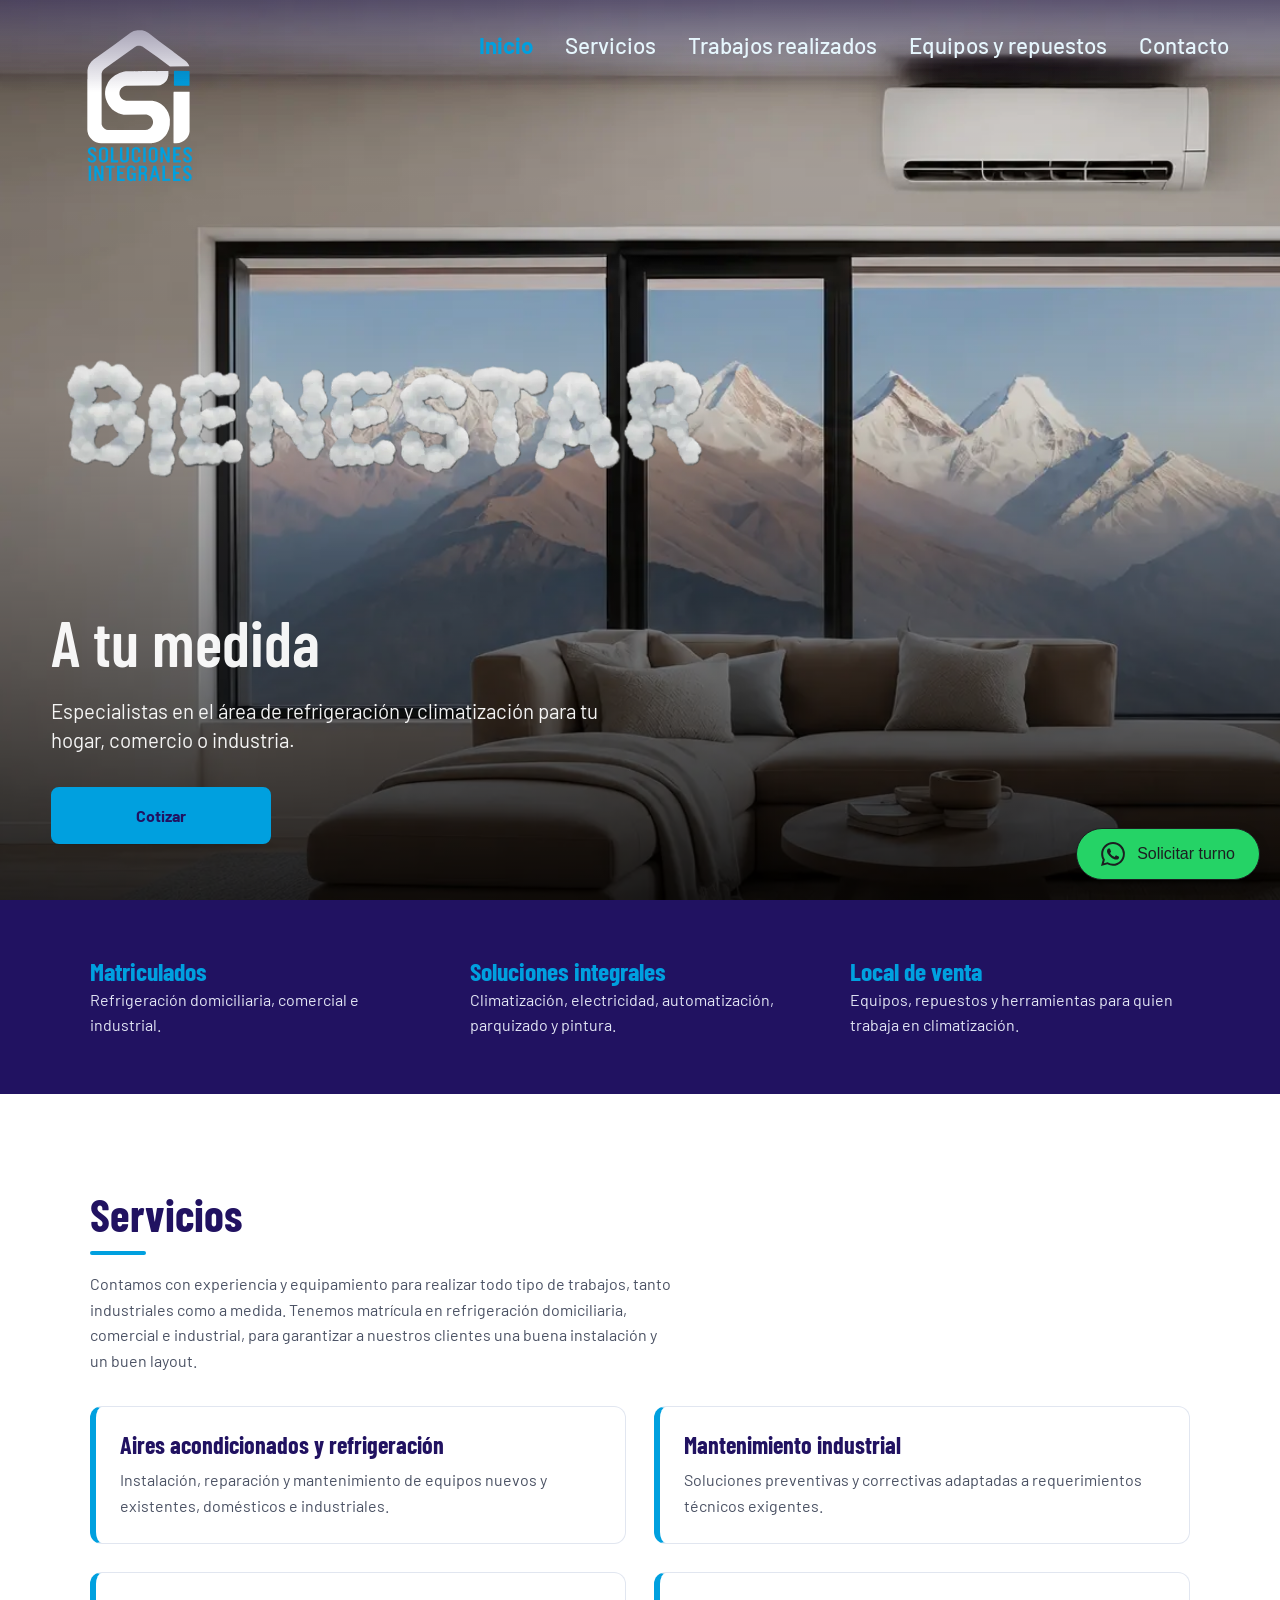
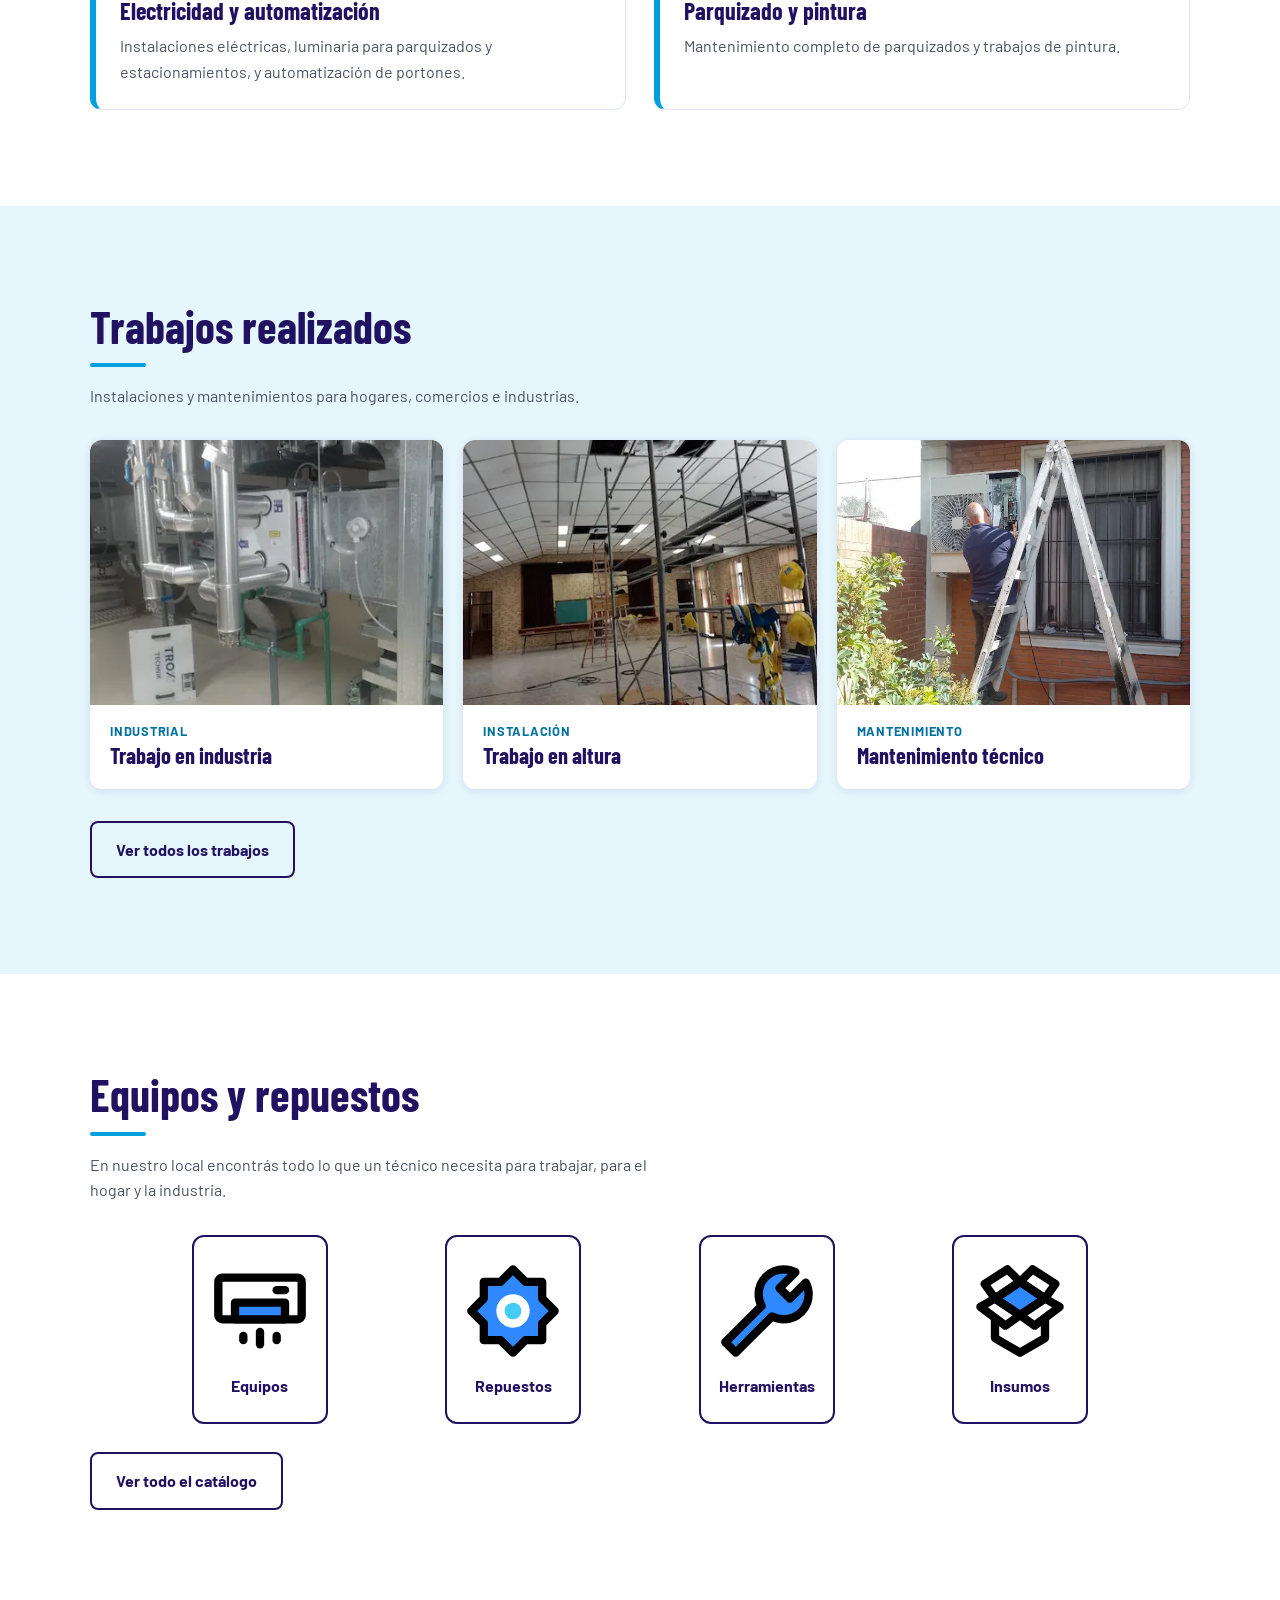
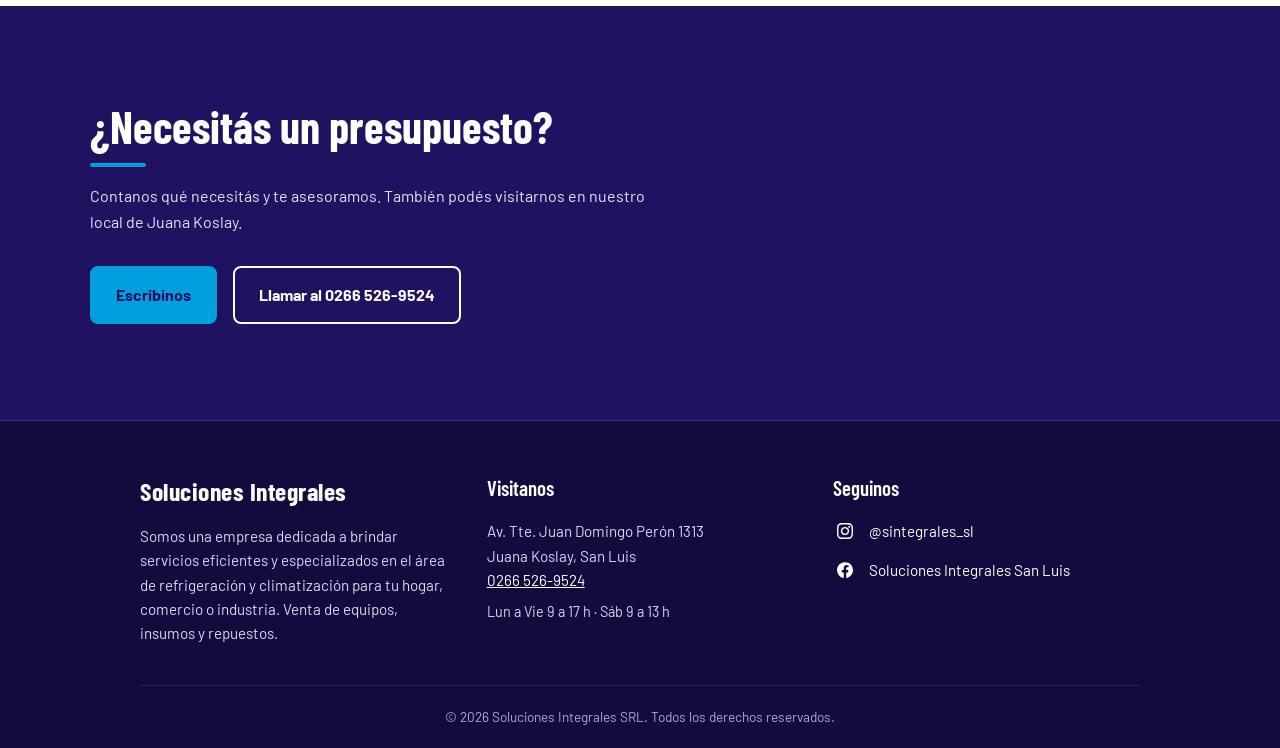
<file: index.html>
<!DOCTYPE html>
<html lang="es-AR">

<head>
  <meta charset="UTF-8">
  <meta name="viewport" content="width=device-width, initial-scale=1.0">
  <title>Soluciones Integrales | Refrigeración y climatización</title>
  <meta name="description"
    content="Instalación, reparación y mantenimiento de aires acondicionados y refrigeración para hogar, comercio e industria. Venta de equipos, repuestos y herramientas.">
  <meta name="author" content="Ignacio Jofre">
  <meta name="theme-color" content="#211261">

  <!-- Tipografías (reemplazo gratuito de Knockout, la fuente de marca es paga) -->
  <link rel="preconnect" href="https://fonts.googleapis.com">
  <link rel="preconnect" href="https://fonts.gstatic.com" crossorigin>
  <link
    href="https://fonts.googleapis.com/css2?family=Barlow+Condensed:wght@600;700&family=Barlow:wght@400;500;700&display=swap"
    rel="stylesheet">

  <link rel="stylesheet" href="styles/soluciones.css">
  <link rel="stylesheet" href="styles/soluciones-large.css">
  <script src="script/soluciones.js" defer></script>

  <!-- Datos del negocio para Google (búsquedas y Maps) -->
  <script type="application/ld+json">
  {
    "@context": "https://schema.org",
    "@type": "HVACBusiness",
    "name": "Soluciones Integrales SL",
    "description": "Instalación, reparación y mantenimiento de aires acondicionados y refrigeración. Venta de equipos, repuestos y herramientas.",
    "telephone": "+542665269524",
    "address": {
      "@type": "PostalAddress",
      "streetAddress": "Av. Tte. Juan Domingo Perón 1313",
      "addressLocality": "Juana Koslay",
      "addressRegion": "San Luis",
      "postalCode": "D5701",
      "addressCountry": "AR"
    },
    "openingHoursSpecification": [
      {
        "@type": "OpeningHoursSpecification",
        "dayOfWeek": ["Monday", "Tuesday", "Wednesday", "Thursday", "Friday"],
        "opens": "09:00",
        "closes": "17:00"
      },
      {
        "@type": "OpeningHoursSpecification",
        "dayOfWeek": "Saturday",
        "opens": "09:00",
        "closes": "13:00"
      }
    ],
    "sameAs": [
      "https://www.instagram.com/sintegrales_sl/",
      "https://www.facebook.com/profile.php?id=61580933621949"
    ]
  }
  </script>
</head>

<body>

  <!-- =============== HEADER / MENÚ =============== -->
  <header class="site-header">
    <nav class="navigation" aria-label="Principal">
      <a class="header-logo" href="index.html" aria-label="Soluciones Integrales, ir al inicio">
        <svg class="logo-svg" viewBox="256 35 770 850" aria-hidden="true">
          <use href="images/logo-si-animado.svg#logo"></use>
        </svg>
      </a>
      <button class="menu-toggle" type="button" aria-label="Abrir menú" aria-expanded="false"
        aria-controls="navigation-list">
        ≡
      </button>
      <ul class="navigation-list" id="navigation-list">
        <li><a href="index.html" aria-current="page">Inicio</a></li>
        <li><a href="index.html#servicios">Servicios</a></li>
        <li><a href="trabajos.html">Trabajos realizados</a></li>
        <li><a href="tienda.html">Equipos y repuestos</a></li>
        <li><a href="contacto.html">Contacto</a></li>
      </ul>
    </nav>
  </header>

  <main>

    <!-- =============== HERO =============== -->
    <section class="hero" id="inicio">
      <!-- Banner de fondo: imagen chica por defecto (mobile first), grande desde 1000px -->
      <picture>
        <source media="(min-width: 1000px)" srcset="images/hero-comodidad-v4.webp">
        <img class="hero-bg" src="images/hero-small.webp" alt="" fetchpriority="high">
      </picture>

      <div class="hero-content">
        <div class="hero-text-block">
          <h1 class="hero-title">
            <img src="images/nube-sin-fondo.webp" alt="Soluciones Integrales - Bienestar" fetchpriority="high">
          </h1>
          <p class="hero-subtitle">A tu medida</p>
          <p class="hero-p">Especialistas en el área de refrigeración y climatización para tu hogar, comercio o
            industria.</p>
          <a class="btn-primary" href="contacto.html" data-whatsapp="Hola, quiero pedir un presupuesto.">Cotizar</a>
        </div>

        <div class="hero-logo">
          <svg class="logo-svg" viewBox="0 0 1312 1199" role="img" aria-label="Soluciones Integrales">
            <use href="images/logo-si-animado.svg#logo"></use>
          </svg>
        </div>
      </div>
    </section>

    <!-- =============== PUNTOS FUERTES =============== -->
    <section class="highlights" aria-label="Por qué elegirnos">
      <div class="container">
        <ul class="highlights-list">
          <li>
            <h2 class="highlight-title">Matriculados</h2>
            <p>Refrigeración domiciliaria, comercial e industrial.</p>
          </li>
          <li>
            <h2 class="highlight-title">Soluciones integrales</h2>
            <p>Climatización, electricidad, automatización, parquizado y pintura.</p>
          </li>
          <li>
            <h2 class="highlight-title">Local de venta</h2>
            <p>Equipos, repuestos y herramientas para quien trabaja en climatización.</p>
          </li>
        </ul>
      </div>
    </section>

    <!-- =============== SERVICIOS =============== -->
    <section class="section services" id="servicios">
      <div class="container">
        <h2>Servicios</h2>
        <p class="section-intro">
          Contamos con experiencia y equipamiento para realizar todo tipo de trabajos, tanto industriales como a medida.
          Tenemos matrícula en refrigeración domiciliaria, comercial e industrial, para garantizar a nuestros clientes
          una buena instalación y un buen layout.
        </p>

        <div class="services-grid">
          <article class="service-card">
            <h3>Aires acondicionados y refrigeración</h3>
            <p>Instalación, reparación y mantenimiento de equipos nuevos y existentes, domésticos e industriales.</p>
          </article>
          <article class="service-card">
            <h3>Mantenimiento industrial</h3>
            <p>Soluciones preventivas y correctivas adaptadas a requerimientos técnicos exigentes.</p>
          </article>
          <article class="service-card">
            <h3>Electricidad y automatización</h3>
            <p>Instalaciones eléctricas, luminaria para parquizados y estacionamientos, y automatización de portones.
            </p>
          </article>
          <article class="service-card">
            <h3>Parquizado y pintura</h3>
            <p>Mantenimiento completo de parquizados y trabajos de pintura.</p>
          </article>
        </div>
      </div>
    </section>

    <!-- =============== TRABAJOS REALIZADOS (resumen) =============== -->
    <section class="section section-alt portfolio" id="trabajos">
      <div class="container">
        <h2>Trabajos realizados</h2>
        <p class="section-intro">Instalaciones y mantenimientos para hogares, comercios e industrias.</p>

        <div class="portfolio-grid">
          <article class="project-card">
            <img src="images/trabajo-industrial.webp" alt="Trabajo en industria" loading="lazy">
            <div class="project-card-body">
              <p class="project-tag">Industrial</p>
              <h3>Trabajo en industria</h3>
            </div>
          </article>
          <article class="project-card">
            <img src="images/trabajo-adaptable.webp" alt="Trabajo en altura" loading="lazy">
            <div class="project-card-body">
              <p class="project-tag">Instalación</p>
              <h3>Trabajo en altura</h3>
            </div>
          </article>
          <article class="project-card">
            <img src="images/trabajo8.webp" alt="Mantenimiento técnico" loading="lazy">
            <div class="project-card-body">
              <p class="project-tag">Mantenimiento</p>
              <h3>Mantenimiento técnico</h3>
            </div>
          </article>
        </div>

        <div class="section-cta">
          <a class="btn-secondary" href="trabajos.html">Ver todos los trabajos</a>
        </div>
      </div>
    </section>

    <!-- =============== EQUIPOS Y REPUESTOS (resumen) =============== -->
    <section class="section shop" id="equipos">
      <div class="container">
        <h2>Equipos y repuestos</h2>
        <p class="section-intro">
          En nuestro local encontrás todo lo que un técnico necesita para trabajar, para el hogar y la industria.
        </p>

        <!-- Si cambian las categorías de data/productos.json, actualizar estos enlaces -->
        <div class="chip-list">
          <a class="category-card" href="tienda.html?categoria=Equipos">
            <img src="images/air-conditioning-svgrepo-com.svg" alt="air conditioning" width="100">
            <span>Equipos</span>
          </a>
          <a class="category-card" href="tienda.html?categoria=Repuestos">
            <img src="images/config-svgrepo-com.svg" alt="config" width="100">
            <span>Repuestos</span>
          </a>
          <a class="category-card" href="tienda.html?categoria=Herramientas">
            <img src="images/tool-svgrepo-com.svg" alt="tool" width="100">
            <span>Herramientas</span>
          </a>
          <a class="category-card" href="tienda.html?categoria=Insumos">
            <img src="images/dropbox-svgrepo-com.svg" alt="box" width="100">
            <span>Insumos</span>
          </a>
        </div>

        <a class="btn-secondary" href="tienda.html">Ver todo el catálogo</a>
      </div>
    </section>

    <!-- =============== CONTACTO (resumen) =============== -->
    <section class="section contact" id="contacto">
      <div class="container">
        <h2>¿Necesitás un presupuesto?</h2>
        <p class="section-intro">
          Contanos qué necesitás y te asesoramos. También podés visitarnos en nuestro local de Juana Koslay.
        </p>
        <div class="contact-actions">
          <a class="btn-primary" href="contacto.html">Escribinos</a>
          <a class="btn-secondary" href="tel:+542665269524">Llamar al 0266 526-9524</a>
        </div>
      </div>
    </section>

    <!-- Botón flotante de WhatsApp -->
    <a href="https://wa.me/5492665269524?text=Hola%2C%20quiero%20hacer%20una%20consulta."
      class="whatsapp-btn-float" aria-label="Solicitar turno por WhatsApp">
      <span class="btn-text">Solicitar turno</span>
      <span class="btn-icon">
        <svg width="24" height="24" viewBox="0 0 24 24" fill="currentColor" xmlns="http://www.w3.org/2000/svg">
          <path
            d="M17.472 14.382c-.297-.149-1.758-.867-2.03-.967-.273-.099-.471-.148-.67.15-.197.297-.767.966-.94 1.164-.173.199-.347.223-.644.075-.297-.15-1.255-.463-2.39-1.475-.883-.788-1.48-1.761-1.653-2.059-.173-.297-.018-.458.13-.606.134-.133.298-.347.446-.52.149-.174.198-.298.298-.497.099-.198.05-.371-.025-.52-.075-.149-.669-1.612-.916-2.207-.242-.579-.487-.5-.669-.51-.173-.008-.371-.01-.57-.01-.198 0-.52.074-.792.372-.272.297-1.04 1.016-1.04 2.479 0 1.462 1.065 2.875 1.213 3.074.149.198 2.096 3.2 5.077 4.487.709.306 1.262.489 1.694.625.712.227 1.36.195 1.871.118.571-.085 1.758-.719 2.006-1.413.248-.694.248-1.289.173-1.413-.074-.124-.272-.198-.57-.347m-5.421 7.403h-.004a9.87 9.87 0 01-5.031-1.378l-.361-.214-3.741.982.998-3.648-.235-.374a9.86 9.86 0 01-1.51-5.26c.001-5.45 4.436-9.884 9.888-9.884 2.64 0 5.122 1.03 6.988 2.898a9.825 9.825 0 012.893 6.994c-.003 5.45-4.437 9.884-9.885 9.884m8.413-18.297A11.815 11.815 0 0012.05 0C5.495 0 .16 5.335.157 11.892c0 2.096.547 4.142 1.588 5.945L0 24l6.335-1.662c1.72.938 3.659 1.432 5.63 1.433h.005c6.554 0 11.89-5.335 11.893-11.893a11.821 11.821 0 00-3.48-8.413z" />
        </svg>
      </span>
    </a>

  </main>

  <!-- =============== FOOTER =============== -->
  <footer class="site-footer">
    <div class="footer-container">

      <div class="footer-col info-col">
        <h3 class="footer-brand">Soluciones Integrales</h3>
        <p class="footer-desc">
          Somos una empresa dedicada a brindar servicios eficientes y especializados en el área de refrigeración y
          climatización
          para tu hogar, comercio o industria. Venta de equipos, insumos y repuestos.
        </p>
      </div>

      <div class="footer-col contact-col">
        <h4>Visitanos</h4>
        <address class="footer-address">
          Av. Tte. Juan Domingo Perón 1313<br>
          Juana Koslay, San Luis<br>
          <a href="tel:+542665269524">0266 526-9524</a>
        </address>
        <p class="footer-hours">Lun a Vie 9 a 17 h · Sáb 9 a 13 h</p>
      </div>

      <div class="footer-col social-col">
        <h4>Seguinos</h4>
        <div class="social-links">
          <a href="https://www.instagram.com/sintegrales_sl" target="_blank" rel="noopener noreferrer">
            <img src="images/instagram-svgrepo-com (1).svg" alt="" class="social-icon">
            <span>@sintegrales_sl</span>
          </a>
          <a href="https://www.facebook.com/profile.php?id=61580933621949" target="_blank" rel="noopener noreferrer">
            <img src="images/facebook-svgrepo-com.svg" alt="" class="social-icon">
            <span>Soluciones Integrales San Luis</span>
          </a>
        </div>
      </div>

    </div>

    <div class="footer-bottom">
      <p>&copy; 2026 Soluciones Integrales SRL. Todos los derechos reservados.</p>
    </div>
  </footer>

</body>

</html>
</file>
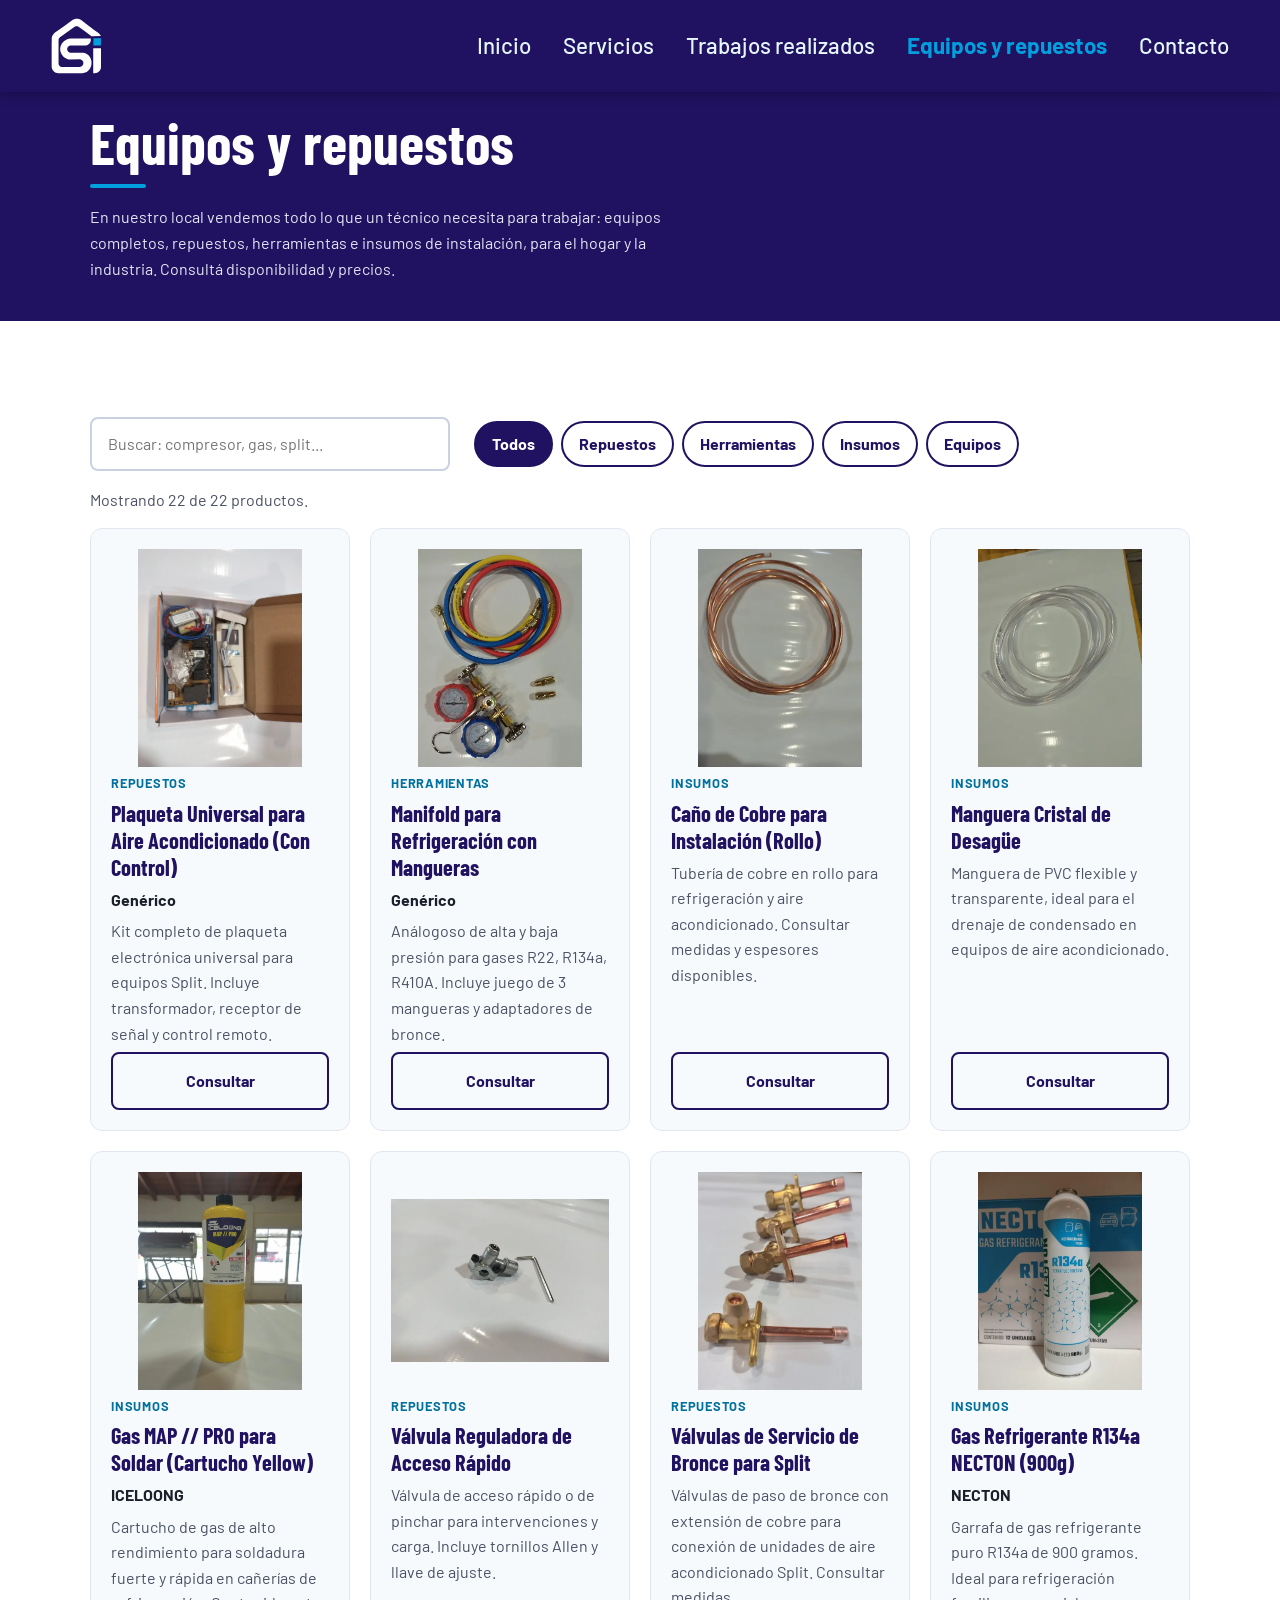
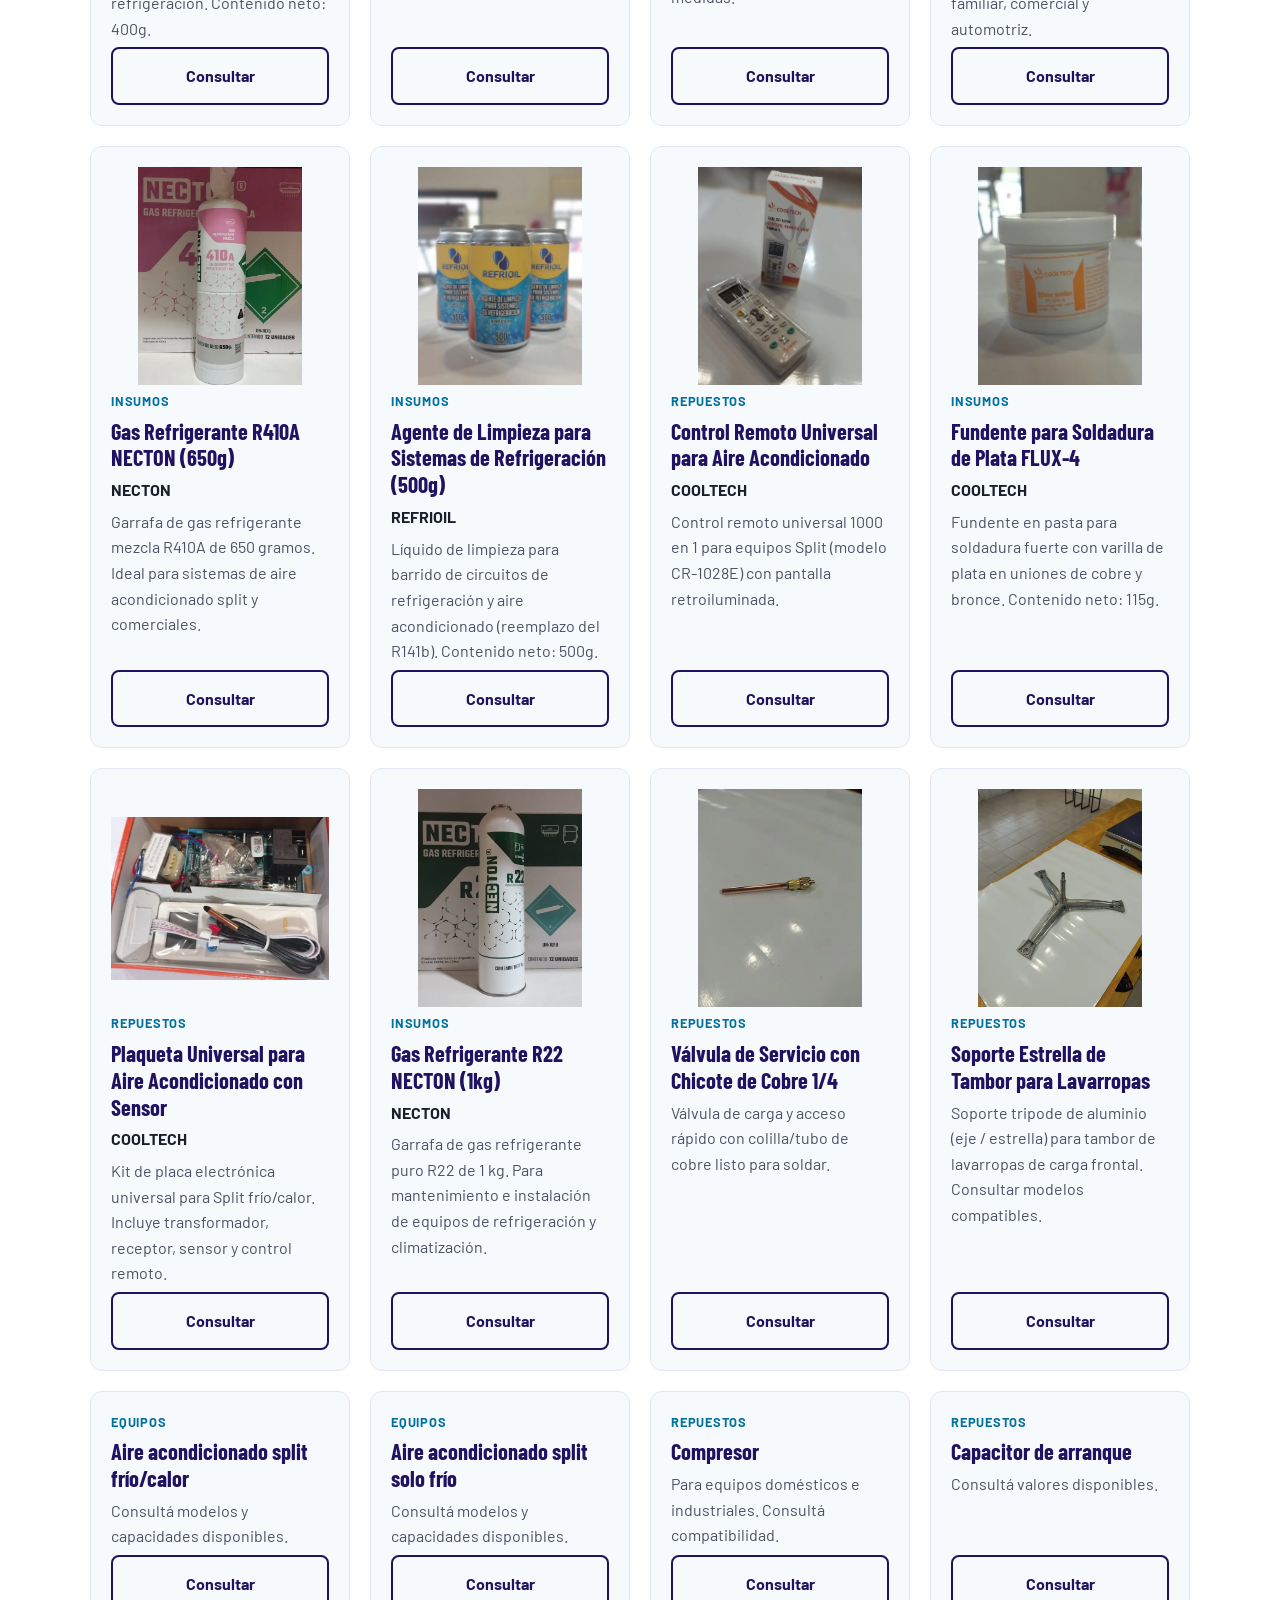
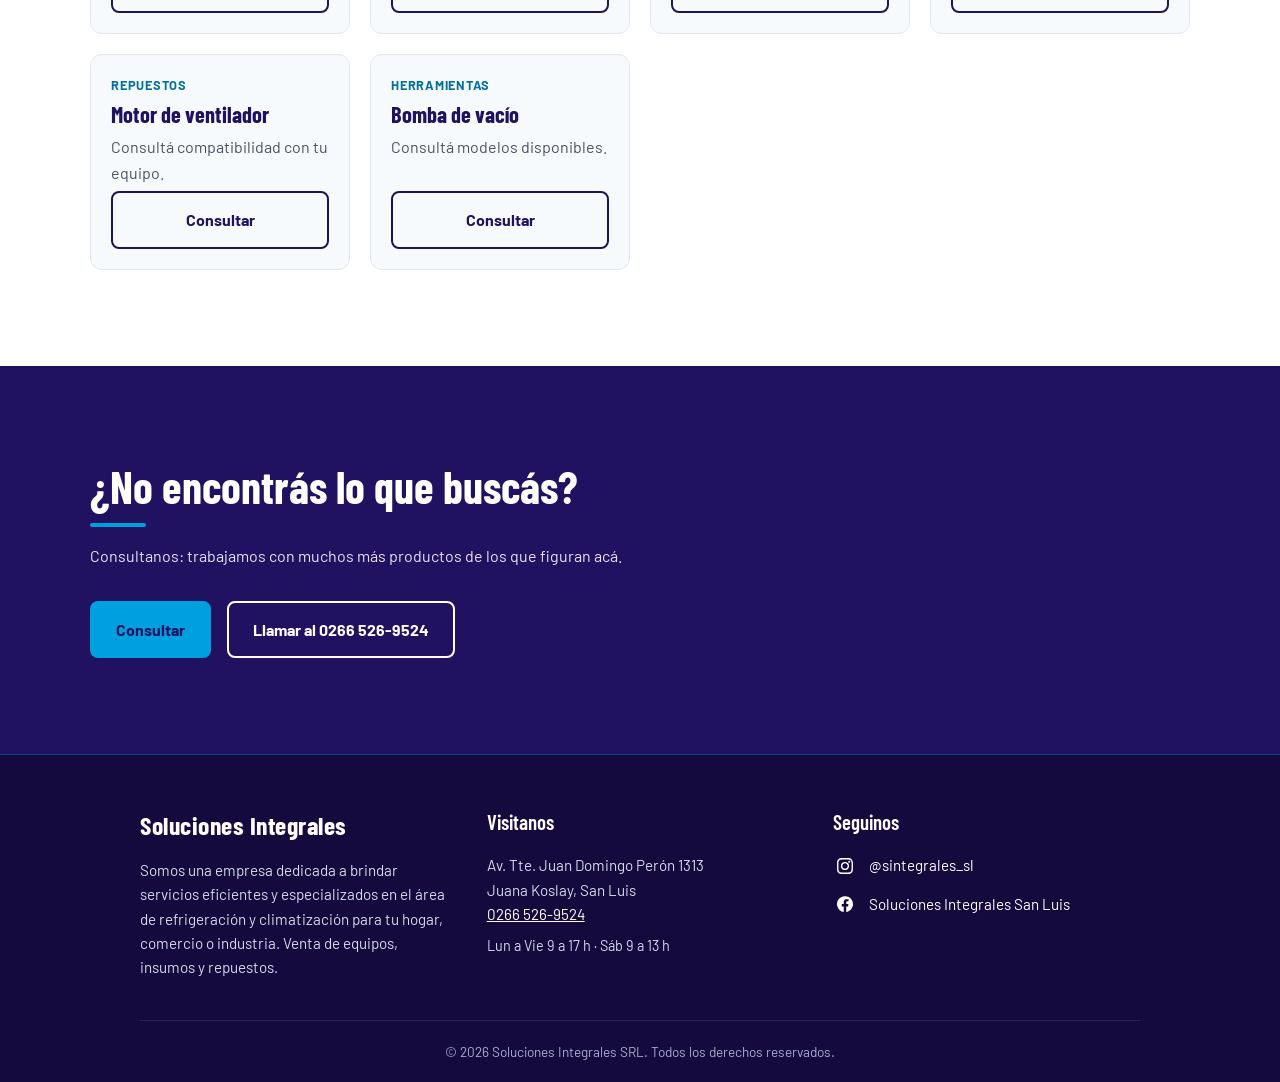
<file: tienda.html>
<!DOCTYPE html>
<html lang="es-AR">

<head>
  <meta charset="UTF-8">
  <meta name="viewport" content="width=device-width, initial-scale=1.0">
  <title>Equipos y repuestos | Soluciones Integrales</title>
  <meta name="description"
    content="Equipos de aire acondicionado, repuestos, herramientas e insumos de instalación para climatización y refrigeración, para el hogar y la industria.">
  <meta name="author" content="Ignacio Jofre">
  <meta name="theme-color" content="#211261">

  <link rel="preconnect" href="https://fonts.googleapis.com">
  <link rel="preconnect" href="https://fonts.gstatic.com" crossorigin>
  <link
    href="https://fonts.googleapis.com/css2?family=Barlow+Condensed:wght@600;700&family=Barlow:wght@400;500;700&display=swap"
    rel="stylesheet">

  <link rel="stylesheet" href="styles/soluciones.css">
  <link rel="stylesheet" href="styles/soluciones-large.css">
  <script src="script/soluciones.js" defer></script>
</head>

<body>

  <header class="site-header site-header--solid">
    <nav class="navigation" aria-label="Principal">
      <a class="header-logo" href="index.html" aria-label="Soluciones Integrales, ir al inicio">
        <svg class="logo-svg" viewBox="256 35 770 850" aria-hidden="true">
          <use href="images/logo-si-animado.svg#logo"></use>
        </svg>
      </a>
      <button class="menu-toggle" type="button" aria-label="Abrir menú" aria-expanded="false"
        aria-controls="navigation-list">
        ≡
      </button>
      <ul class="navigation-list" id="navigation-list">
        <li><a href="index.html">Inicio</a></li>
        <li><a href="index.html#servicios">Servicios</a></li>
        <li><a href="trabajos.html">Trabajos realizados</a></li>
        <li><a href="tienda.html" aria-current="page">Equipos y repuestos</a></li>
        <li><a href="contacto.html">Contacto</a></li>
      </ul>
    </nav>
  </header>

  <main>

    <section class="page-hero">
      <div class="container">
        <h1>Equipos y repuestos</h1>
        <p>
          En nuestro local vendemos todo lo que un técnico necesita para trabajar: equipos completos, repuestos,
          herramientas e insumos de instalación, para el hogar y la industria. Consultá disponibilidad y precios.
        </p>
      </div>
    </section>

    <section class="section shop">
      <div class="container">
        <div class="catalog-controls">
          <div class="catalog-search-box">
            <label class="visually-hidden" for="catalog-search">Buscar productos</label>
            <input class="catalog-search" id="catalog-search" type="search"
              placeholder="Buscar: compresor, gas, split...">
          </div>
          <div class="catalog-filters" id="catalog-filters" role="group" aria-label="Filtrar por categoría"></div>
        </div>

        <p class="catalog-status" id="catalog-status" aria-live="polite">Cargando catálogo...</p>
        <div class="catalog-grid" id="catalog-grid"></div>
        <noscript>
          <p>Para ver el catálogo necesitás activar JavaScript. También podés llamarnos al 0266 526-9524.</p>
        </noscript>
      </div>
    </section>

    <section class="section contact">
      <div class="container">
        <h2>¿No encontrás lo que buscás?</h2>
        <p class="section-intro">Consultanos: trabajamos con muchos más productos de los que figuran acá.</p>
        <div class="contact-actions">
          <a class="btn-primary" href="contacto.html"
            data-whatsapp="Hola, quiero consultar por un producto.">Consultar</a>
          <a class="btn-secondary" href="tel:+542665269524">Llamar al 0266 526-9524</a>
        </div>
      </div>
    </section>

  </main>

  <footer class="site-footer">
    <div class="footer-container">

      <div class="footer-col info-col">
        <h3 class="footer-brand">Soluciones Integrales</h3>
        <p class="footer-desc">
          Somos una empresa dedicada a brindar servicios eficientes y especializados en el área de refrigeración y
          climatización
          para tu hogar, comercio o industria. Venta de equipos, insumos y repuestos.
        </p>
      </div>

      <div class="footer-col contact-col">
        <h4>Visitanos</h4>
        <address class="footer-address">
          Av. Tte. Juan Domingo Perón 1313<br>
          Juana Koslay, San Luis<br>
          <a href="tel:+542665269524">0266 526-9524</a>
        </address>
        <p class="footer-hours">Lun a Vie 9 a 17 h · Sáb 9 a 13 h</p>
      </div>

      <div class="footer-col social-col">
        <h4>Seguinos</h4>
        <div class="social-links">
          <a href="https://www.instagram.com/sintegrales_sl" target="_blank" rel="noopener noreferrer">
            <img src="images/instagram-svgrepo-com (1).svg" alt="" class="social-icon">
            <span>@sintegrales_sl</span>
          </a>
          <a href="https://www.facebook.com/profile.php?id=61580933621949" target="_blank" rel="noopener noreferrer">
            <img src="images/facebook-svgrepo-com.svg" alt="" class="social-icon">
            <span>Soluciones Integrales San Luis</span>
          </a>
        </div>
      </div>

    </div>

    <div class="footer-bottom">
      <p>&copy; 2026 Soluciones Integrales SRL. Todos los derechos reservados.</p>
    </div>
  </footer>

</body>

</html>
</file>
<file: styles/soluciones.css>
/* =========================================================
   SOLUCIONES INTEGRALES — CSS BASE (mobile first)
   Los estilos de pantalla grande están en soluciones-large.css
   ========================================================= */

/* =========================================================
   RESET
   ========================================================= */
*,
*::before,
*::after {
  box-sizing: border-box;
  margin: 0;
  padding: 0;
}

/* =========================================================
   VARIABLES GLOBALES
   ========================================================= */
:root {
  /* Colores de marca (manual de marca) */
  --blue: #00A0DF; /* Pantone 299 C  */
  --navy: #211261; /* Pantone 2755 C */

  /* Derivados */
  --navy-dark: #150A3D;
  --blue-dark: #00709F;
  /* azul para texto sobre fondo claro (contraste AA) */
  --blue-light: #E6F6FD;

  /* Texto */
  --text: #1B1F2A;
  --text-muted: #4A5163;
  --white: #ffffff;

  /* Tipografía */
  --heading-font: "Barlow Condensed", "Arial Narrow", sans-serif;
  --body-font: "Barlow", system-ui, -apple-system, sans-serif;
}

html {
  scroll-behavior: smooth;
  scroll-padding-top: 84px;
  /* para que el header fijo no tape los títulos al navegar */
}

@media (prefers-reduced-motion: reduce) {
  html {
    scroll-behavior: auto;
  }
}

body {
  font-family: var(--body-font);
  line-height: 1.6;
  color: var(--text);
  background: var(--white);
}

img {
  display: block;
  max-width: 100%;
}

a:focus-visible,
button:focus-visible,
input:focus-visible {
  outline: 3px solid var(--blue);
  outline-offset: 3px;
}

.container {
  width: min(92%, 1100px);
  margin-inline: auto;
}

.visually-hidden {
  position: absolute;
  width: 1px;
  height: 1px;
  overflow: hidden;
  clip: rect(0 0 0 0);
  white-space: nowrap;
}

/* =========================================================
   BOTONES
   ========================================================= */
.btn-primary,
.btn-secondary {
  display: inline-block;
  padding: 14px 24px;
  border-radius: 8px;
  font-family: var(--body-font);
  font-size: 1rem;
  font-weight: 700;
  text-align: center;
  text-decoration: none;
  cursor: pointer;
  transition: background-color 0.2s ease, color 0.2s ease, transform 0.1s ease;
}

/* Texto azul oscuro sobre azul de marca: contraste 5.3:1 (el blanco daba 2.9:1) */
.btn-primary {
  border: 2px solid var(--blue);
  background-color: var(--blue);
  color: var(--navy);
}

.btn-primary:hover {
  background-color: var(--white);
  border-color: var(--white);
}

.btn-primary:active,
.btn-secondary:active {
  transform: scale(0.98);
}

.btn-secondary {
  border: 2px solid var(--navy);
  background: transparent;
  color: var(--navy);
}

.btn-secondary:hover {
  background: var(--navy);
  color: var(--white);
}

/* =========================================================
   HEADER / NAV (fijo, flota encima del hero)
   ========================================================= */
.site-header {
  position: fixed;
  top: 0;
  left: 0;
  z-index: 100;
  width: 100%;
  /* degradé suave para que el menú se lea sobre cualquier foto */
  background: linear-gradient(to bottom, rgba(21, 10, 61, 0.55), rgba(21, 10, 61, 0));
  transition: box-shadow 0.25s ease;
}

/* clase que agrega el JS al hacer scroll */
.site-header.is-scrolled {
  background: var(--navy);
  box-shadow: 0 2px 12px rgba(0, 0, 0, 0.3);
}

.navigation {
  width: min(92%, 1320px);
  margin: 0 auto;
  display: flex;
  justify-content: space-between;
  align-items: center;
  padding-block: 8px;
}

.menu-toggle {
  width: 56px;
  height: 56px;
  border: none;
  border-radius: 8px;
  background: transparent;
  color: var(--blue);
  font-size: 48px;
  line-height: 1;
  cursor: pointer;
}

.navigation-list {
  display: none;
  list-style: none;
}

.navigation-list a {
  color: var(--blue-light);
  font-size: 1.1rem;
  font-weight: 500;
  text-decoration: none;
}

.navigation-list a:hover {
  color: var(--blue);
}

.navigation-list.is-open {
  position: absolute;
  top: 100%;
  right: 4%;
  display: flex;
  flex-direction: column;
  gap: 20px;
  min-width: 230px;
  padding: 24px;
  background: rgba(21, 10, 61, 0.94);
  backdrop-filter: blur(10px);
  border-radius: 12px;
}

/* =========================================================
   HERO
   ========================================================= */
.hero {
  position: relative;
  min-height: 100svh;
  display: flex;
  justify-content: center;
  align-items: center;
  overflow: hidden;
  color: var(--white);
}

/* Degradé oscuro sobre la imagen para que el texto se lea */
.hero::after {
  content: "";
  position: absolute;
  inset: 0;
  z-index: 2;
  pointer-events: none;
  /* para no bloquear los clicks en "Cotizar" */
  background: linear-gradient(180deg,
      rgba(0, 0, 0, 0.06) 0%,
      rgba(0, 0, 0, 0.14) 45%,
      rgba(0, 0, 0, 0.76) 100%);
}

/* Imagen de fondo estirada */
.hero-bg {
  position: absolute;
  inset: 0;
  z-index: 1;
  width: 100%;
  height: 100%;
  object-fit: cover;
  object-position: center;
}

/* Todo lo que va arriba de la imagen */
.hero-content {
  position: relative;
  z-index: 3;
  width: min(92%, 1320px);
  min-height: 100svh;
  margin: 0 auto;
  display: flex;
  flex-direction: column;
  align-items: flex-start;
  padding-top: clamp(70px, 29vh, 250px);
  padding-bottom: clamp(30px, 5vh, 60px);
}

.hero-text-block {
  width: 100%;
  display: flex;
  flex-direction: column;
  gap: 8px;
  align-items: center;
  text-align: center;
}

.hero-title img {
  width: clamp(260px, 88vw, 850px);
  max-width: 100%;
  height: auto;
}

.hero-subtitle {
  margin-top: 16px;
  font-family: var(--heading-font);
  font-size: clamp(2.2rem, 10vw, 4.5rem);
  font-weight: 600;
  line-height: 1.1;
  color: rgba(255, 255, 255, 0.95);
}

.hero-p {
  max-width: 36rem;
  margin-top: 12px;
  font-size: clamp(1rem, 4vw, 1.35rem);
  line-height: 1.4;
  color: rgba(255, 255, 255, 0.95);
}

.hero .btn-primary {
  width: 100%;
  max-width: 360px;
  margin-top: 24px;
}

.hero-logo {
  position: absolute;
  top: 24px;
  left: 0;
}

/* Registrar las variables como color permite animarlas */
@property --logo-icono {
  syntax: "<color>";
  inherits: true;
  initial-value: #FDFDFD;
}

@property --logo-texto {
  syntax: "<color>";
  inherits: true;
  initial-value: #00A0DF;
}

/* Colores por defecto y colores al pasar el mouse */
.hero-logo,
.header-logo {
  --logo-icono: var(--white);
  --logo-texto: var(--blue);
}

@media (hover: hover) {

  .hero-logo:hover,
  .header-logo:hover {
    --logo-icono: var(--blue);
    --logo-texto: var(--white);
  }
}

.logo-svg {
  display: block;
  transition: --logo-icono 0.3s ease, --logo-texto 0.3s ease;
}

/* Logo del hero: el ancho lo da el contenedor */
.hero-logo {
  width: clamp(60px, 21vw, 250px);
}

.hero-logo .logo-svg {
  width: 100%;
  height: auto;
}

/* Logo del header: aparece junto con el nav azul */
.header-logo {
  display: block;
  opacity: 0;
  visibility: hidden;
  transition: opacity 0.25s ease, visibility 0.25s;
}

.header-logo .logo-svg {
  height: 48px;
  width: auto;
}

.site-header.is-scrolled .header-logo,
.site-header--solid .header-logo {
  opacity: 1;
  visibility: visible;
}

/* =========================================================
   PUNTOS FUERTES
   ========================================================= */
.highlights {
  padding: 40px 0;
  background: var(--navy);
  color: var(--white);
}

.highlights-list {
  list-style: none;
  display: grid;
  gap: 24px;
}

.highlight-title {
  font-family: var(--heading-font);
  font-size: 1.6rem;
  font-weight: 700;
  line-height: 1.2;
  color: var(--blue);
}

.highlights-list p {
  color: #E3E6F5;
}

/* =========================================================
   SECCIONES (estilos compartidos)
   ========================================================= */
.section {
  padding: 64px 0;
}

.section-alt {
  background: var(--blue-light);
}

.section h2 {
  margin-bottom: 16px;
  font-family: var(--heading-font);
  font-size: clamp(2rem, 7vw, 2.8rem);
  font-weight: 700;
  line-height: 1.1;
  color: var(--navy);
}

.section h2::after {
  content: "";
  display: block;
  width: 56px;
  height: 4px;
  margin-top: 12px;
  border-radius: 2px;
  background: var(--blue);
}

.section-intro {
  max-width: 65ch;
  margin-bottom: 32px;
  color: var(--text-muted);
}

/* =========================================================
   SERVICIOS
   ========================================================= */
.services-grid {
  display: grid;
  gap: 20px;
}

.service-card {
  padding: 24px;
  border: 1px solid #E1E6F0;
  border-left: 6px solid var(--blue);
  border-radius: 12px;
  background: var(--white);
}

.service-card h3 {
  margin-bottom: 8px;
  font-family: var(--heading-font);
  font-size: 1.5rem;
  line-height: 1.2;
  color: var(--navy);
}

.service-card p {
  color: var(--text-muted);
}

/* =========================================================
   TRABAJOS REALIZADOS
   ========================================================= */
.portfolio-grid,
.catalog-grid {
  display: grid;
  gap: 20px;
  grid-template-columns: repeat(auto-fit, minmax(min(260px, 100%), 1fr));
}

.project-card {
  overflow: hidden;
  border-radius: 12px;
  background: var(--white);
  box-shadow: 0 2px 10px rgba(33, 18, 97, 0.1);
}

.project-card img {
  width: 100%;
  aspect-ratio: 4 / 3;
  object-fit: cover;
}

.project-card-body {
  padding: 16px 20px 20px;
}

.project-tag {
  font-size: 0.8rem;
  font-weight: 700;
  letter-spacing: 0.06em;
  text-transform: uppercase;
  color: var(--blue-dark);
}

.project-card h3 {
  font-family: var(--heading-font);
  font-size: 1.4rem;
  line-height: 1.2;
  color: var(--navy);
}

/* =========================================================
   EQUIPOS Y REPUESTOS (catálogo)
   ========================================================= */
.catalog-controls {
  display: grid;
  gap: 16px;
  margin-bottom: 16px;
}

.catalog-search {
  width: 100%;
  padding: 12px 16px;
  border: 2px solid #C9D2E3;
  border-radius: 8px;
  font: inherit;
  color: var(--text);
}

.catalog-search:focus-visible {
  border-color: var(--blue);
}

.catalog-filters {
  display: flex;
  flex-wrap: wrap;
  gap: 8px;
}

.filter-btn {
  padding: 8px 16px;
  border: 2px solid var(--navy);
  border-radius: 999px;
  background: transparent;
  font: inherit;
  font-weight: 700;
  color: var(--navy);
  cursor: pointer;
}

.filter-btn[aria-pressed="true"] {
  background: var(--navy);
  color: var(--white);
}

.catalog-status {
  min-height: 1.6em;
  margin-bottom: 16px;
  color: var(--text-muted);
}

.catalog-grid {
  grid-template-columns: repeat(auto-fit, minmax(min(230px, 100%), 1fr));
}

.product-card {
  display: flex;
  flex-direction: column;
  gap: 6px;
  padding: 20px;
  border: 1px solid #E1E6F0;
  border-radius: 12px;
  background: #F7FAFD;
}

.product-card img {
  width: 100%;
  aspect-ratio: 1 / 1;
  object-fit: contain;
  border-radius: 8px;
}

.category-card {
  display: flex;
  flex-direction: column;
  align-items: center;
  gap: 12px;
  padding: 24px 16px;
  border: 2px solid var(--navy);
  border-radius: 12px;
  color: var(--navy);
  font-weight: 700;
  text-decoration: none;
}

.category-card:hover {
  background: var(--navy);
  color: var(--white);
}

.category-icon {
  width: 40px;
  height: 40px;
  fill: none;
  stroke: currentColor;
  stroke-width: 2;
}

.product-category {
  font-size: 0.8rem;
  font-weight: 700;
  letter-spacing: 0.06em;
  text-transform: uppercase;
  color: var(--blue-dark);
}

.product-card h3 {
  font-family: var(--heading-font);
  font-size: 1.4rem;
  line-height: 1.2;
  color: var(--navy);
}

.product-brand {
  font-weight: 700;
}

.product-desc {
  color: var(--text-muted);
}

.product-card .btn-secondary {
  margin-top: auto;
}

/* =========================================================
   CONTACTO
   ========================================================= */
.contact {
  background: var(--navy);
  color: var(--white);
}

.contact h2 {
  color: var(--white);
}

.contact .section-intro {
  color: #E3E6F5;
}

.contact-actions {
  display: flex;
  flex-direction: column;
  gap: 12px;
}

.contact .btn-secondary {
  border-color: var(--white);
  color: var(--white);
}

.contact .btn-secondary:hover {
  background: var(--white);
  color: var(--navy);
}


/* =========================================================
   WSP BUTTON
   ========================================================= */
.whatsapp-btn-float {
  position: fixed;
  bottom: 20px;
  right: 20px;
  z-index: 1000;

  display: inline-flex;
  align-items: center;
  justify-content: center;

  background-color: #25d366;
  color: #1c1e21;
  text-decoration: none;
  font-family: "WhatsApp Sans Var", sans-serif;
  font-weight: 500;
  border: 1px solid #1c1e21;

  width: 56px;
  height: 56px;
  border-radius: 50%;

  /* Transición gradual para el efecto de color */
  transition: background-color 0.33s linear, color 0.33s linear, border-color 0.5s ease-out;
  box-shadow: 0 4px 12px rgba(0, 0, 0, 0.15);
}

.whatsapp-btn-float .btn-text {
  display: none;
  /* Oculto en móvil */
}

.whatsapp-btn-float .btn-icon {
  display: grid;
  place-items: center;
}

.whatsapp-btn-float .btn-icon svg {
  display: block;
}

/* Efecto de oscurecimiento gradual al hover */
.whatsapp-btn-float:hover {
  background-color: #000000;
  color: #ffffff;
  border-color: #000000;
}

/* =========================================================
   FOOTER
   ========================================================= */
.site-footer {
  padding: 50px 20px 20px;
  background-color: var(--navy-dark);
  color: var(--white);
  border-top: 1px solid rgba(0, 160, 223, 0.4);
}

.footer-container {
  max-width: 1000px;
  margin: 0 auto;
  display: flex;
  flex-wrap: wrap;
  justify-content: space-between;
  gap: 40px;
}

.footer-col {
  flex: 1 1 240px;
}

.footer-brand {
  margin-bottom: 12px;
  font-family: var(--heading-font);
  font-size: 1.6rem;
  font-weight: 700;
  letter-spacing: 0.5px;
}

.footer-col h4 {
  margin-bottom: 15px;
  font-family: var(--heading-font);
  font-size: 1.3rem;
  font-weight: 600;
}

.footer-desc {
  font-size: 0.95rem;
  line-height: 1.6;
  color: #D5D9EC;
}

.social-links {
  display: flex;
  flex-direction: column;
  gap: 14px;
}

.social-links a {
  display: inline-flex;
  align-items: center;
  gap: 12px;
  color: var(--white);
  font-size: 0.95rem;
  text-decoration: none;
  transition: color 0.3s ease, transform 0.2s ease;
}

.social-links a:hover {
  color: var(--blue);
  transform: translateX(3px);
}

.social-icon {
  width: 24px;
  height: 24px;
  object-fit: contain;
  filter: brightness(0) invert(1);
  /* pasa el SVG a blanco */
}

.footer-bottom {
  max-width: 1000px;
  margin: 40px auto 0;
  padding-top: 20px;
  border-top: 1px solid rgba(255, 255, 255, 0.1);
  text-align: center;
}

.footer-bottom p {
  font-size: 0.85rem;
  color: #A9AEC9;
}

.footer-address {
  font-style: normal;
  font-size: 0.95rem;
  line-height: 1.6;
  color: #D5D9EC;
}

.footer-address a {
  color: var(--white);
}

.footer-hours {
  margin-top: 8px;
  font-size: 0.9rem;
  color: #D5D9EC;
}

/* =========================================================
   PÁGINAS INTERNAS (trabajos, tienda, contacto)
   ========================================================= */

/* El header de las páginas internas es siempre sólido */
.site-header--solid {
  background: var(--navy);
  box-shadow: 0 2px 12px rgba(0, 0, 0, 0.3);
}

.navigation-list a[aria-current="page"] {
  color: var(--blue);
  font-weight: 700;
}

/* Franja de título al comienzo de cada página interna */
.page-hero {
  padding: 112px 0 40px;
  /* el padding de arriba deja lugar al header fijo */
  background: var(--navy);
  color: var(--white);
}

.page-hero h1 {
  font-family: var(--heading-font);
  font-size: clamp(2.4rem, 9vw, 3.6rem);
  font-weight: 700;
  line-height: 1.05;
}

.page-hero h1::after {
  content: "";
  display: block;
  width: 56px;
  height: 4px;
  margin-top: 12px;
  border-radius: 2px;
  background: var(--blue);
}

.page-hero p {
  max-width: 65ch;
  margin-top: 16px;
  color: #E3E6F5;
}

/* Botón de "ver más" debajo de un resumen en el index */
.section-cta {
  margin-top: 32px;
}

/* Enlaces de categoría (index → tienda) */
.chip-list {
  display: flex;
  flex-wrap: wrap;
  gap: 1rem;
  margin-bottom: 28px;
  justify-content: space-evenly;
}

.chip {
  display: inline-block;
  padding: 8px 16px;
  border: 2px solid var(--navy);
  border-radius: 999px;
  font-weight: 700;
  color: var(--navy);
  text-decoration: none;
  transition: background-color 0.2s ease, color 0.2s ease;
}

.chip:hover {
  background: var(--navy);
  color: var(--white);
}

/* =========================================================
   CONTACTO: formulario, datos, horarios y mapa
   ========================================================= */
.contact-layout {
  display: grid;
  gap: 48px;
}

.contact-form {
  display: grid;
  gap: 16px;
}

.form-field {
  display: grid;
  gap: 6px;
}

.form-field label {
  font-weight: 700;
  color: var(--navy);
}

.form-optional {
  font-weight: 400;
  color: var(--text-muted);
}

.form-control {
  width: 100%;
  padding: 12px 16px;
  border: 2px solid #C9D2E3;
  border-radius: 8px;
  background: var(--white);
  font: inherit;
  color: var(--text);
}

.form-control:focus-visible {
  border-color: var(--blue);
}

textarea.form-control {
  min-height: 140px;
  resize: vertical;
}

/* Campo trampa para bots, fuera de pantalla */
.form-hp {
  position: absolute;
  left: -9999px;
  width: 1px;
  height: 1px;
  overflow: hidden;
}

.contact-form .btn-primary {
  justify-self: start;
  min-width: 200px;
}

.form-status {
  border-radius: 8px;
}

.form-status.is-success,
.form-status.is-error {
  padding: 12px 16px;
  font-weight: 500;
}

.form-status.is-success {
  border: 1px solid #86C9A0;
  background: #E7F6EC;
  color: #14532D;
}

.form-status.is-error {
  border: 1px solid #E5A1A1;
  background: #FDECEC;
  color: #7F1D1D;
}

.form-note {
  font-size: 0.9rem;
  color: var(--text-muted);
}

.contact-info {
  display: grid;
  gap: 20px;
  align-content: start;
}

.contact-info h3 {
  margin-bottom: 8px;
  font-family: var(--heading-font);
  font-size: 1.4rem;
  color: var(--navy);
}

.contact-address {
  font-style: normal;
}

.contact-address a {
  font-weight: 700;
  color: var(--blue-dark);
}

.open-status {
  margin-bottom: 8px;
  font-weight: 700;
}

.open-status.is-open {
  color: #14532D;
}

.open-status.is-closed {
  color: #7F1D1D;
}

.hours-table {
  width: 100%;
  border-collapse: collapse;
}

.hours-table th,
.hours-table td {
  padding: 8px 0;
  border-bottom: 1px solid #E1E6F0;
  text-align: left;
  font-weight: 400;
}

.hours-table td {
  text-align: right;
  font-weight: 700;
}

.map-frame {
  width: 100%;
  height: 300px;
  border: 0;
  border-radius: 12px;
}
</file>
<file: styles/soluciones-large.css>
/* =========================================================
   SOLUCIONES INTEGRALES — CSS PANTALLA GRANDE
   Se aplica desde 1000px, el mismo punto donde el <picture>
   del hero cambia a la imagen grande.
   ========================================================= */
@media (min-width: 1000px) {

  /* ---------- Secciones ---------- */
  .section {
    padding: 96px 0;
  }

  /* ---------- Menú: se muestra horizontal, sin hamburguesa ---------- */
  .menu-toggle {
    display: none;
  }

  .navigation {
    padding-block: 18px;
  }

  .navigation-list,
  .navigation-list.is-open {
    position: static;
    display: flex;
    flex-direction: row;
    align-items: center;
    gap: 32px;
    min-width: 0;
    padding: 0;
    background: none;
    backdrop-filter: none;
    border-radius: 0;
  }

  .navigation-list a {
    font-size: 1.4rem;
  }

  /* ---------- Hero: texto alineado a la izquierda ---------- */
  .hero-text-block {
    align-items: flex-start;
    max-width: 760px;
    text-align: left;
  }

  .hero-title img {
    width: clamp(420px, 52vw, 760px);
  }

  .hero-subtitle {
    font-size: clamp(3rem, 5vw, 4.5rem);
  }

  .hero-p {
    font-size: clamp(1.15rem, 1.6vw, 1.5rem);
  }

  .hero .btn-primary {
    width: auto;
    min-width: 220px;
  }

  .hero-logo {
    width: clamp(120px, 14vw, 250px);
  }

  .header-logo .logo-svg {
    height: 56px;
  }

  /* ---------- Puntos fuertes en fila ---------- */
  .highlights {
    padding: 56px 0;
  }

  .highlights-list {
    grid-template-columns: repeat(3, 1fr);
    gap: 40px;
  }

  /* ---------- Servicios 2 x 2 ---------- */
  .services-grid {
    grid-template-columns: repeat(2, 1fr);
    gap: 28px;
  }

  /* ---------- Catálogo: buscador a la izquierda, filtros al lado ---------- */
  .catalog-controls {
    grid-template-columns: minmax(260px, 360px) 1fr;
    align-items: center;
    gap: 24px;
  }

  /* ---------- Contacto en fila ---------- */
  .contact-actions {
    flex-direction: row;
    flex-wrap: wrap;
    align-items: center;
    gap: 16px;
  }

  .whatsapp-btn-float {
    width: auto;
    height: auto;
    padding: 12px 24px;
    border-radius: 50px;
    gap: 12px;
    flex-direction: row-reverse;
    /* Ícono a la derecha del texto */
  }

  .whatsapp-btn-float .btn-text {
    display: inline-block;
    font-size: 16px;
  }
}
</file>
